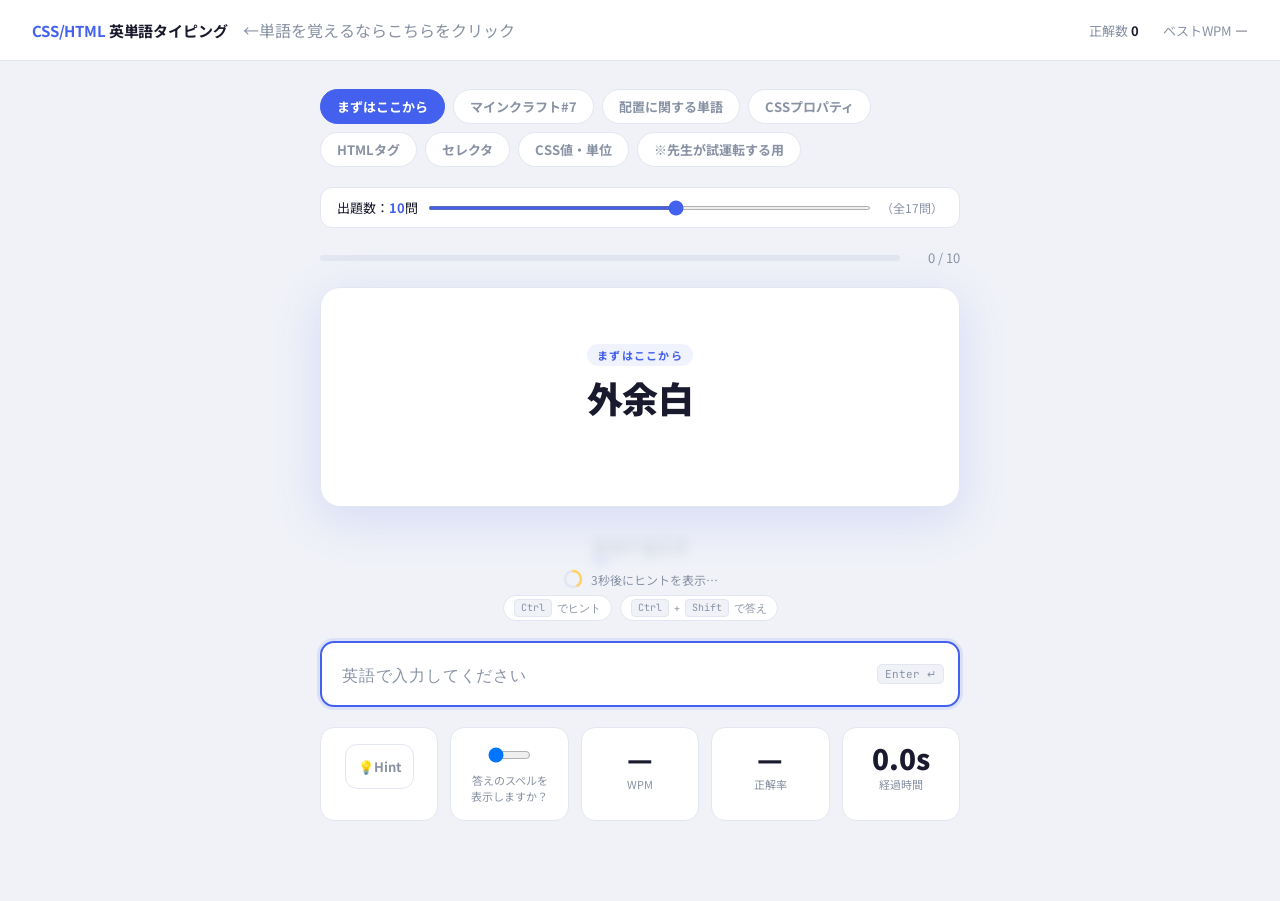
<file: index.html>
<!DOCTYPE html>
<html lang="ja">
<head>
<meta charset="UTF-8">
<meta name="viewport" content="width=device-width, initial-scale=1.0">
<title>CSS/HTML 英単語タイピング</title>
<link href="https://fonts.googleapis.com/css2?family=Noto+Sans+JP:wght@400;700;900&family=JetBrains+Mono:wght@400;600&display=swap" rel="stylesheet">
<link rel="stylesheet" href="style.css">
</head>
<body>

<!-- Toast -->
<div class="toast" id="toast"></div>

<!-- Top bar -->
<div class="topbar">
  <a class="site-title" href="dictionary.html" style="text-decoration:none;cursor:pointer;">CSS/HTML <span>英単語タイピング</span></a>
  <div class = "explain">←単語を覚えるならこちらをクリック</div>
  <div class="topbar-stats">
    <div class="tstat">正解数 <strong id="totalCorrect">0</strong></div>
    <div class="tstat">ベストWPM <strong id="bestWpm">—</strong></div>
  </div>
</div>

<!-- Category pills -->
<main>
  <div class="cat-row" id="catRow">
    <button class="cat-pill active" data-cat="easy">まずはここから</button>
    <button class="cat-pill" data-cat="mc7">マインクラフト#7</button>
    <button class="cat-pill" data-cat="position">配置に関する単語</button>
    <button class="cat-pill" data-cat="css-prop">CSSプロパティ</button>
    <button class="cat-pill" data-cat="html">HTMLタグ</button>
    <button class="cat-pill" data-cat="selector">セレクタ</button>
    <button class="cat-pill" data-cat="css-val">CSS値・単位</button>
    <button class="cat-pill" data-cat="test">※先生が試運転する用</button>
  </div>

  <!-- 単語数スライダー -->
  <div class="count-row" id="countRow">
    <span class="count-label">出題数：<strong id="countVal">10</strong>問</span>
    <input type="range" id="countSlider" min="1" max="10" value="10" step="1">
    <span class="count-hint" id="countHint">（全<span id="totalWords">10</span>問）</span>
  </div>

  <!-- Mode selector は削除 -->
  <div class="progress-row">
    <div class="progress-track"><div class="progress-fill" id="progFill"></div></div>
    <div class="progress-label" id="progLabel">0 / 0</div>
  </div>

  <!-- Card -->
  <div class="card-stage" id="cardStage">
    <div class="card fly-in" id="card">
      <div class="card-category" id="cardCat">—</div>
      <div class="card-hint" id="cardHint">読み込み中…</div>
      <div class="card-sub" id="cardSub"></div>
    </div>
  </div>

  <!-- Char display -->
  <div class="char-display-wrap">
    <div class="char-display" id="charDisplay"></div>
    <!-- auto hint countdown -->
    <div class="auto-hint-wrap" id="autoHintWrap">
      <div class="countdown-ring" id="countdownRing">
        <svg width="20" height="20" viewBox="0 0 20 20">
          <circle class="track" cx="10" cy="10" r="8"/>
          <circle class="fill"  cx="10" cy="10" r="8" id="countdownArc"/>
        </svg>
      </div>
      <span id="autoHintLabel">3秒後にヒントを表示…</span>
    </div>
    <div style="display:flex;gap:8px;flex-wrap:wrap;justify-content:center;">
      <div class="reveal-badge" id="hintBadge">
        <span class="key">Ctrl</span> でヒント
      </div>
      <div class="reveal-badge" id="revealBadge">
        <span class="key">Ctrl</span><span style="color:var(--muted);font-size:10px">+</span><span class="key">Shift</span> で答え
      </div>
    </div>
  </div>

  <!-- Input -->
  <div class="input-block">
    <div class="input-wrap">
      <input type="text" id="answer" autocomplete="off" autocorrect="off"
             autocapitalize="off" spellcheck="false"
             placeholder="英語で入力してください">
      <span class="enter-hint">Enter ↵</span>
    </div>
  </div>

  <!-- Stats -->
  <div class="stats-row">
    <div class="stat-card"><span class="val" ><button class="action-btn" id="hintBtn">💡Hint</button></div>
    <div class="stat-card">
      <input type="range" min="0" max="1" step="1" value="0" id="showSpell">
      <label class="lbl">答えのスペルを表示しますか？</label>
    </div>
    <div class="stat-card"><span class="val" id="sWpm">—</span><span class="lbl">WPM</span></div>
    <div class="stat-card"><span class="val" id="sAcc">—</span><span class="lbl">正解率</span></div>
    <div class="stat-card"><span class="val" id="sTime">0.0s</span><span class="lbl">経過時間</span></div>
  </div>

  <!-- Actions -->
  <!-- <div class="action-row">
    <button class="action-btn" id="hintBtn">💡 ヒント <small style="font-size:10px;opacity:.7">Shift</small></button>
    <button class="action-btn" id="skipBtn">スキップ ⏭</button>
    <button class="action-btn primary" id="nextSetBtn">次のセット →</button>
  </div> -->

  <!-- Complete -->
  <div class="complete" id="complete">
    <div class="complete-emoji" id="compEmoji">🎉</div>
    <div class="complete-title" id="compTitle">セット完了！</div>
    <div class="complete-sub" id="compSub"></div>
    <div class="complete-stats">
      <div class="cs"><span class="v" id="compWpm">—</span><span class="l">平均 WPM</span></div>
      <div class="cs"><span class="v" id="compAcc">—</span><span class="l">正解率</span></div>
      <div class="cs"><span class="v" id="compTime">—</span><span class="l">合計時間</span></div>
    </div>
    <div class="rank" id="compRank"></div>
    <button class="action-btn primary" id="restartBtn" style="max-width:200px">もう一度 ↺</button>
  </div>

  <!-- 間違い解説パネル -->
  <div class="review-panel" id="reviewPanel"></div>

</main>
<script type="module" src="js/main.js"></script>
<script>
  const showSpell = document.getElementById("showSpell");
  const label = document.querySelector(".stat-card .lbl");

  showSpell.addEventListener("input", () => {
    if (showSpell.value === "1") {
      label.textContent = "スペル表示中";
      label.classList.add("active");
    } else {
      label.textContent = "答えのスペルを表示しますか？";
      label.classList.remove("active");
    }
  });
</script>
</body>
</html>
</file>
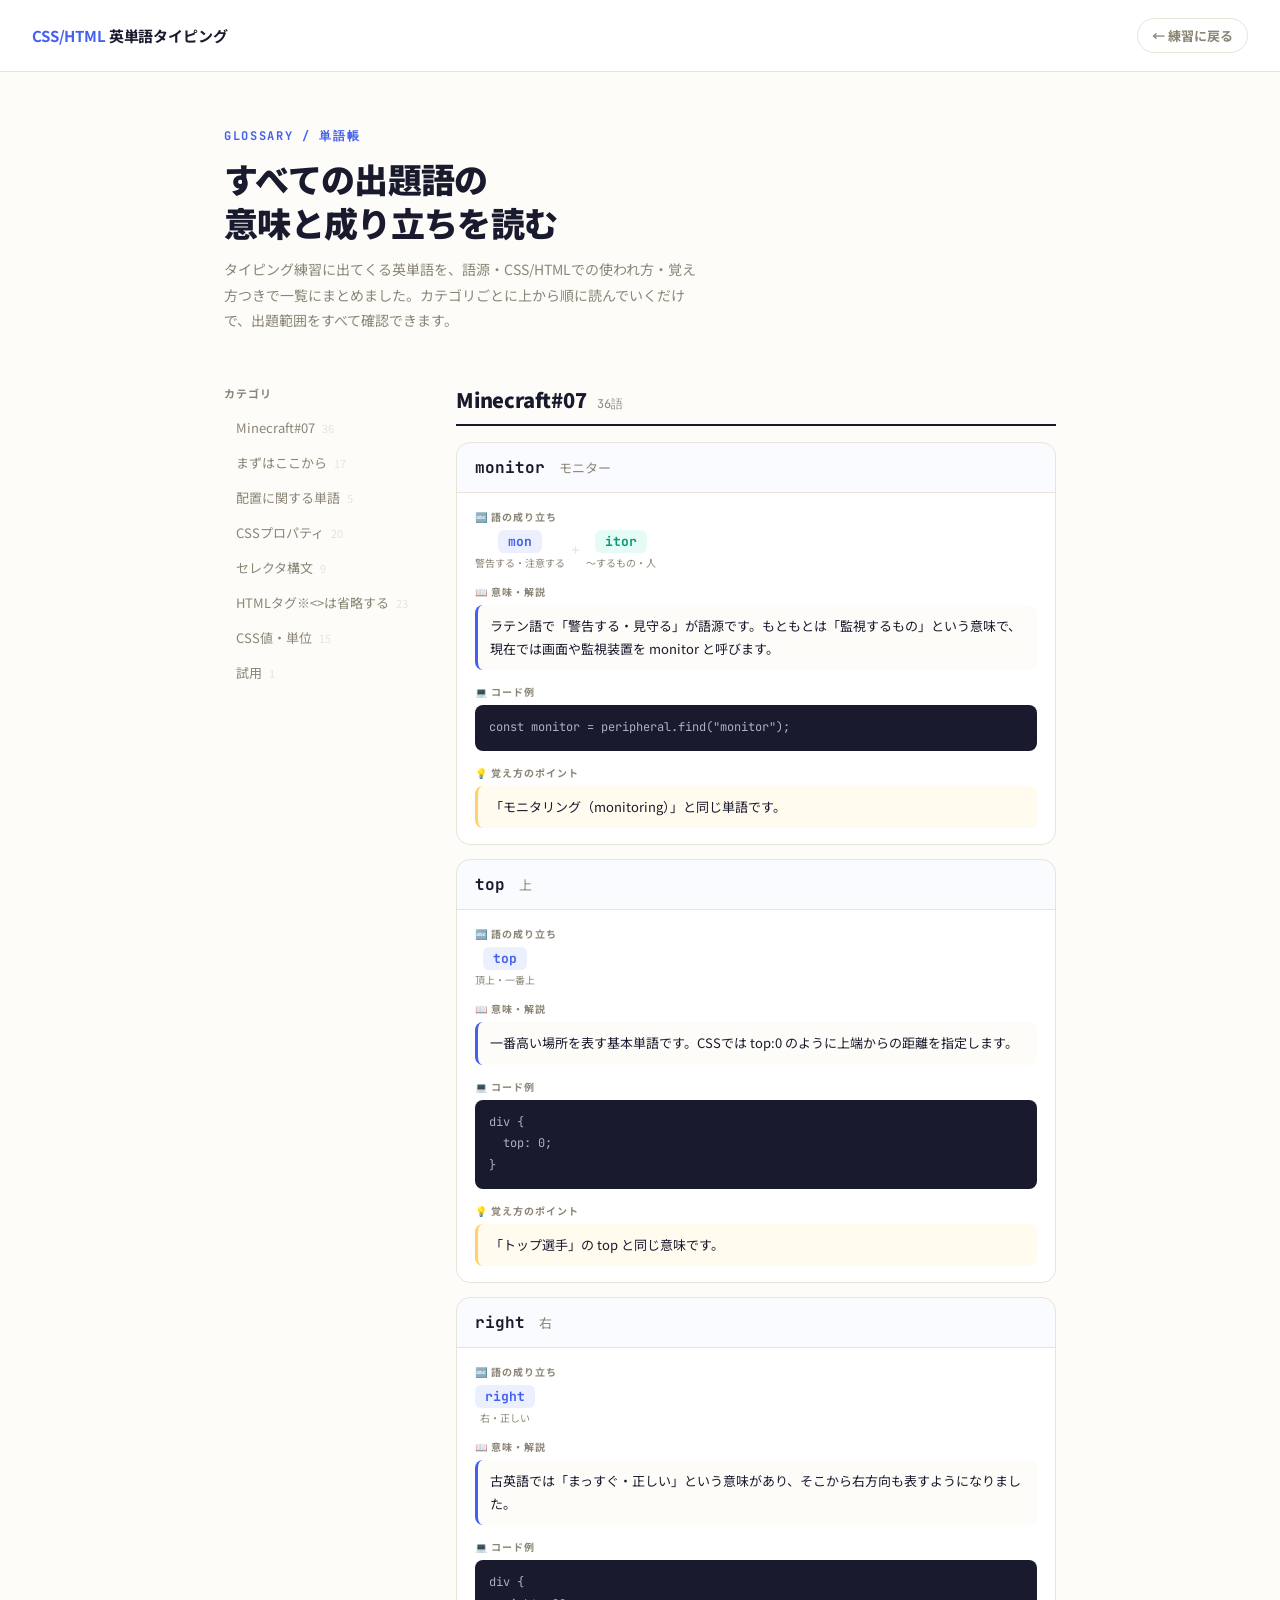
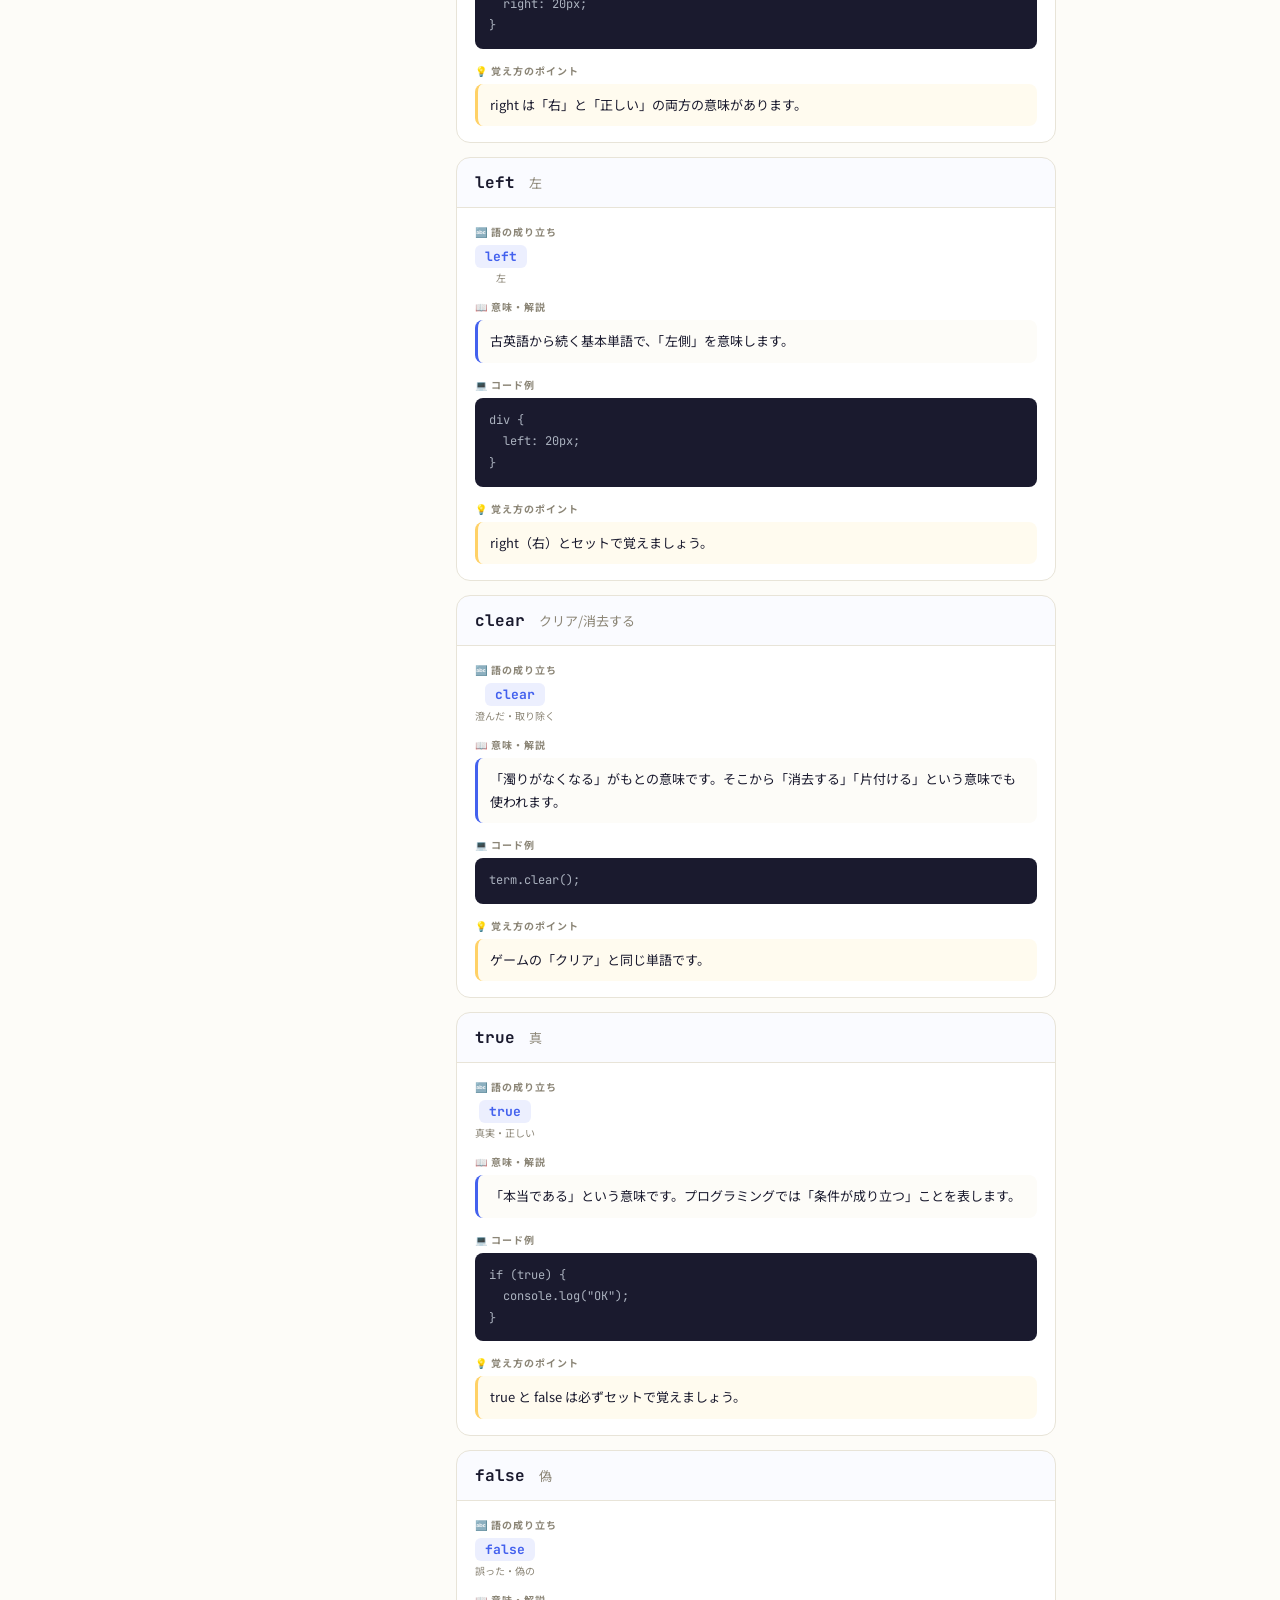
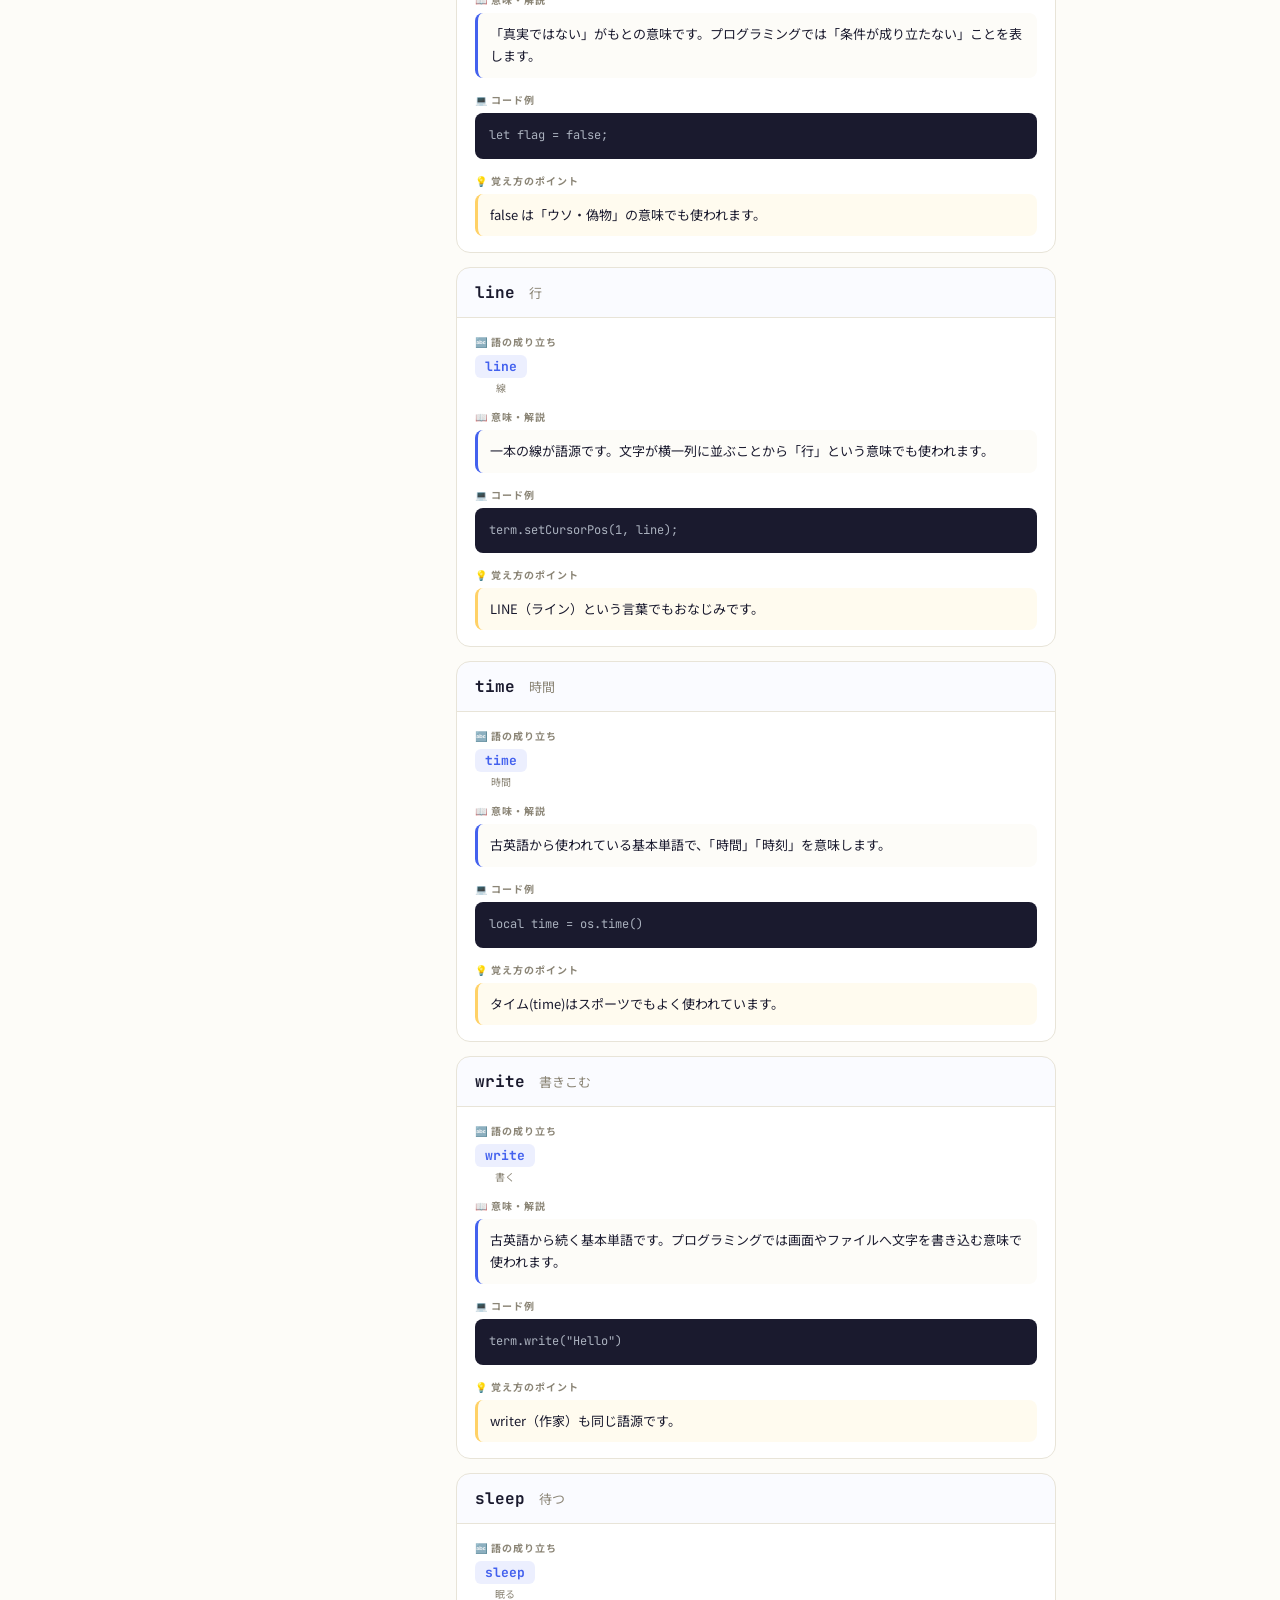
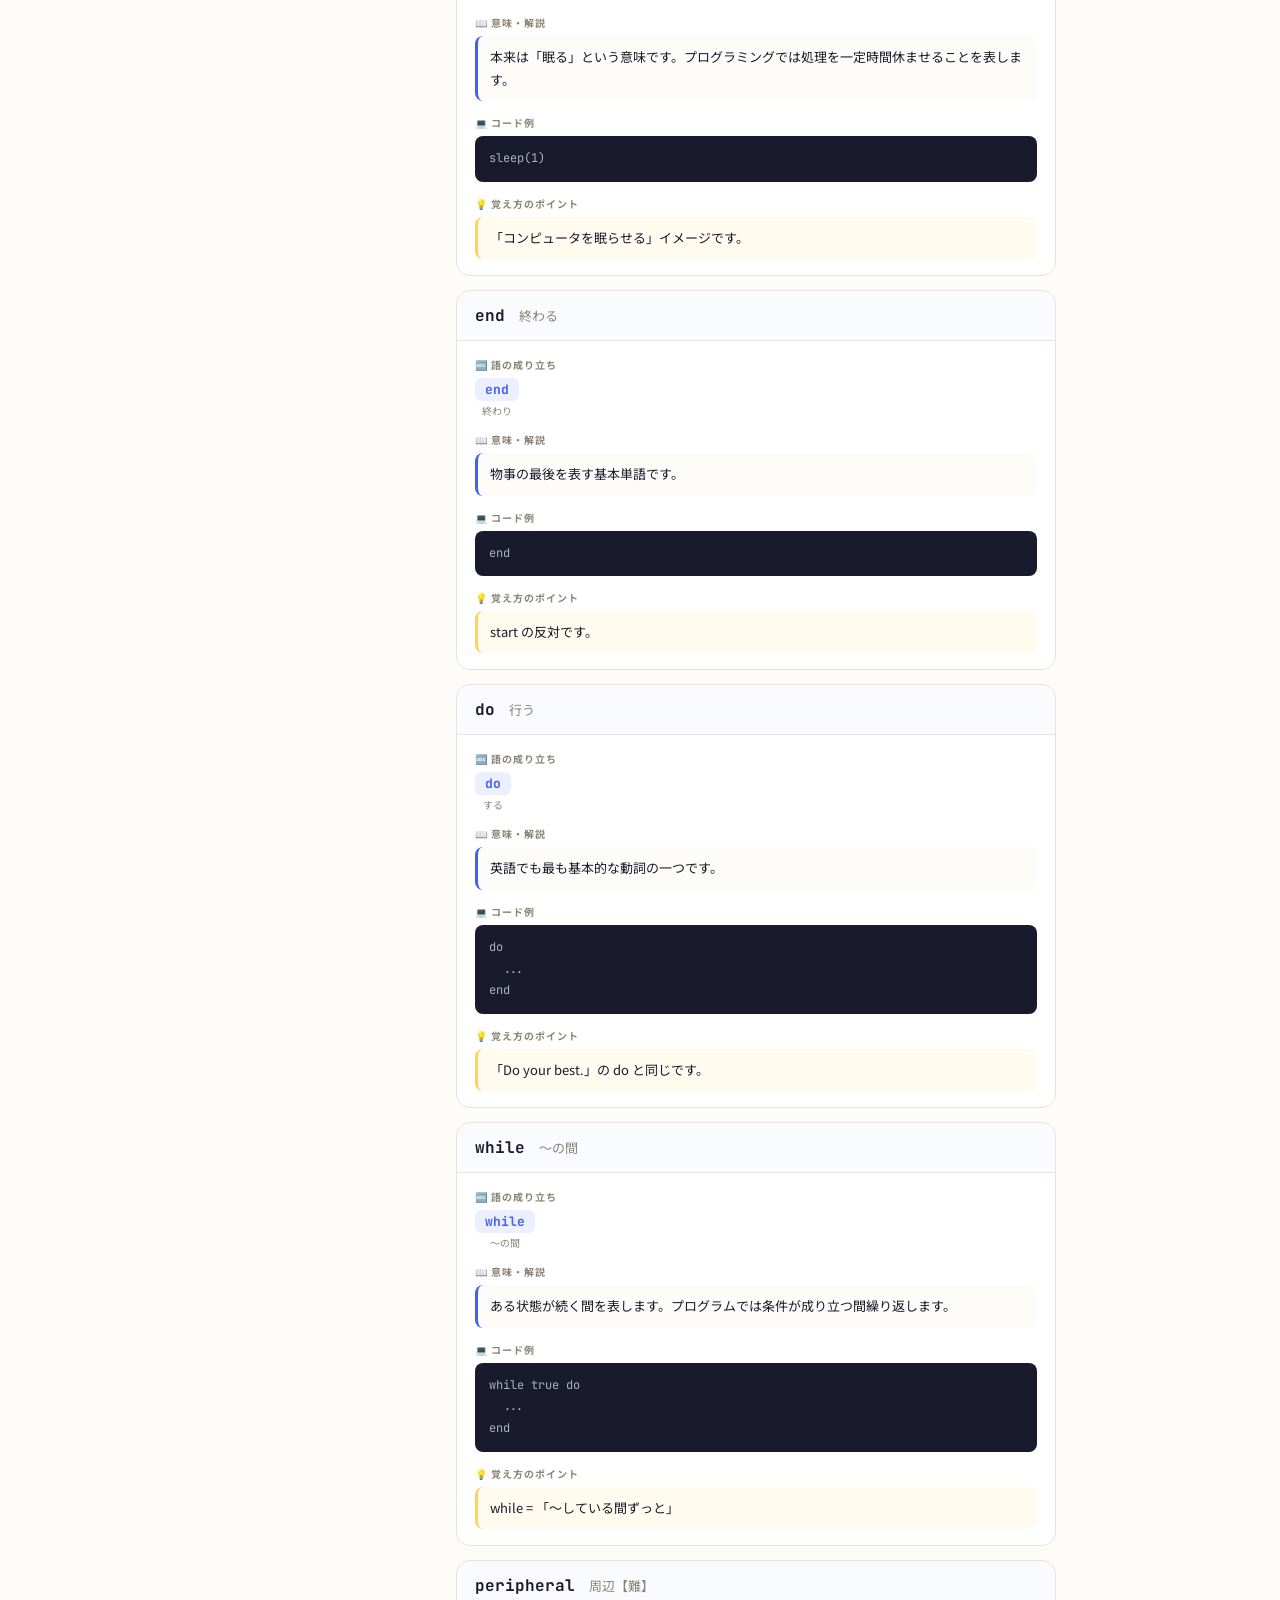
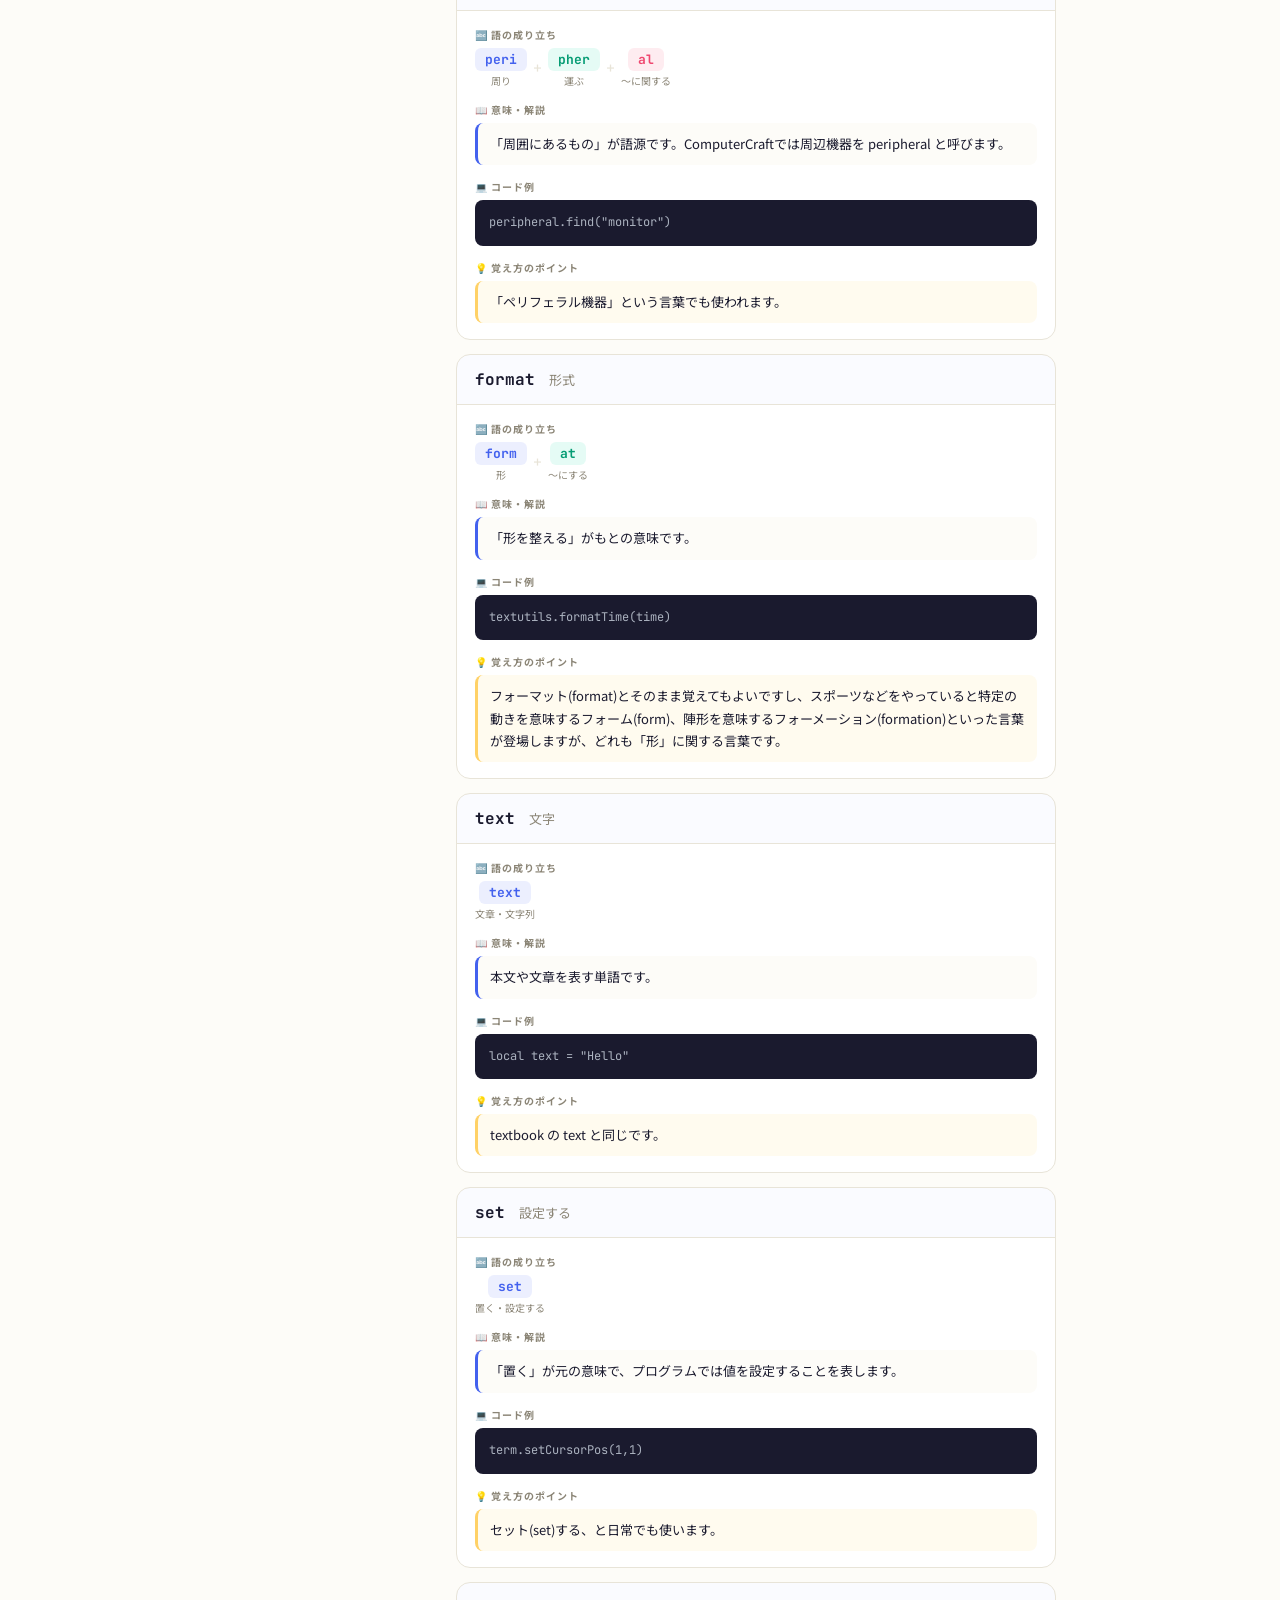
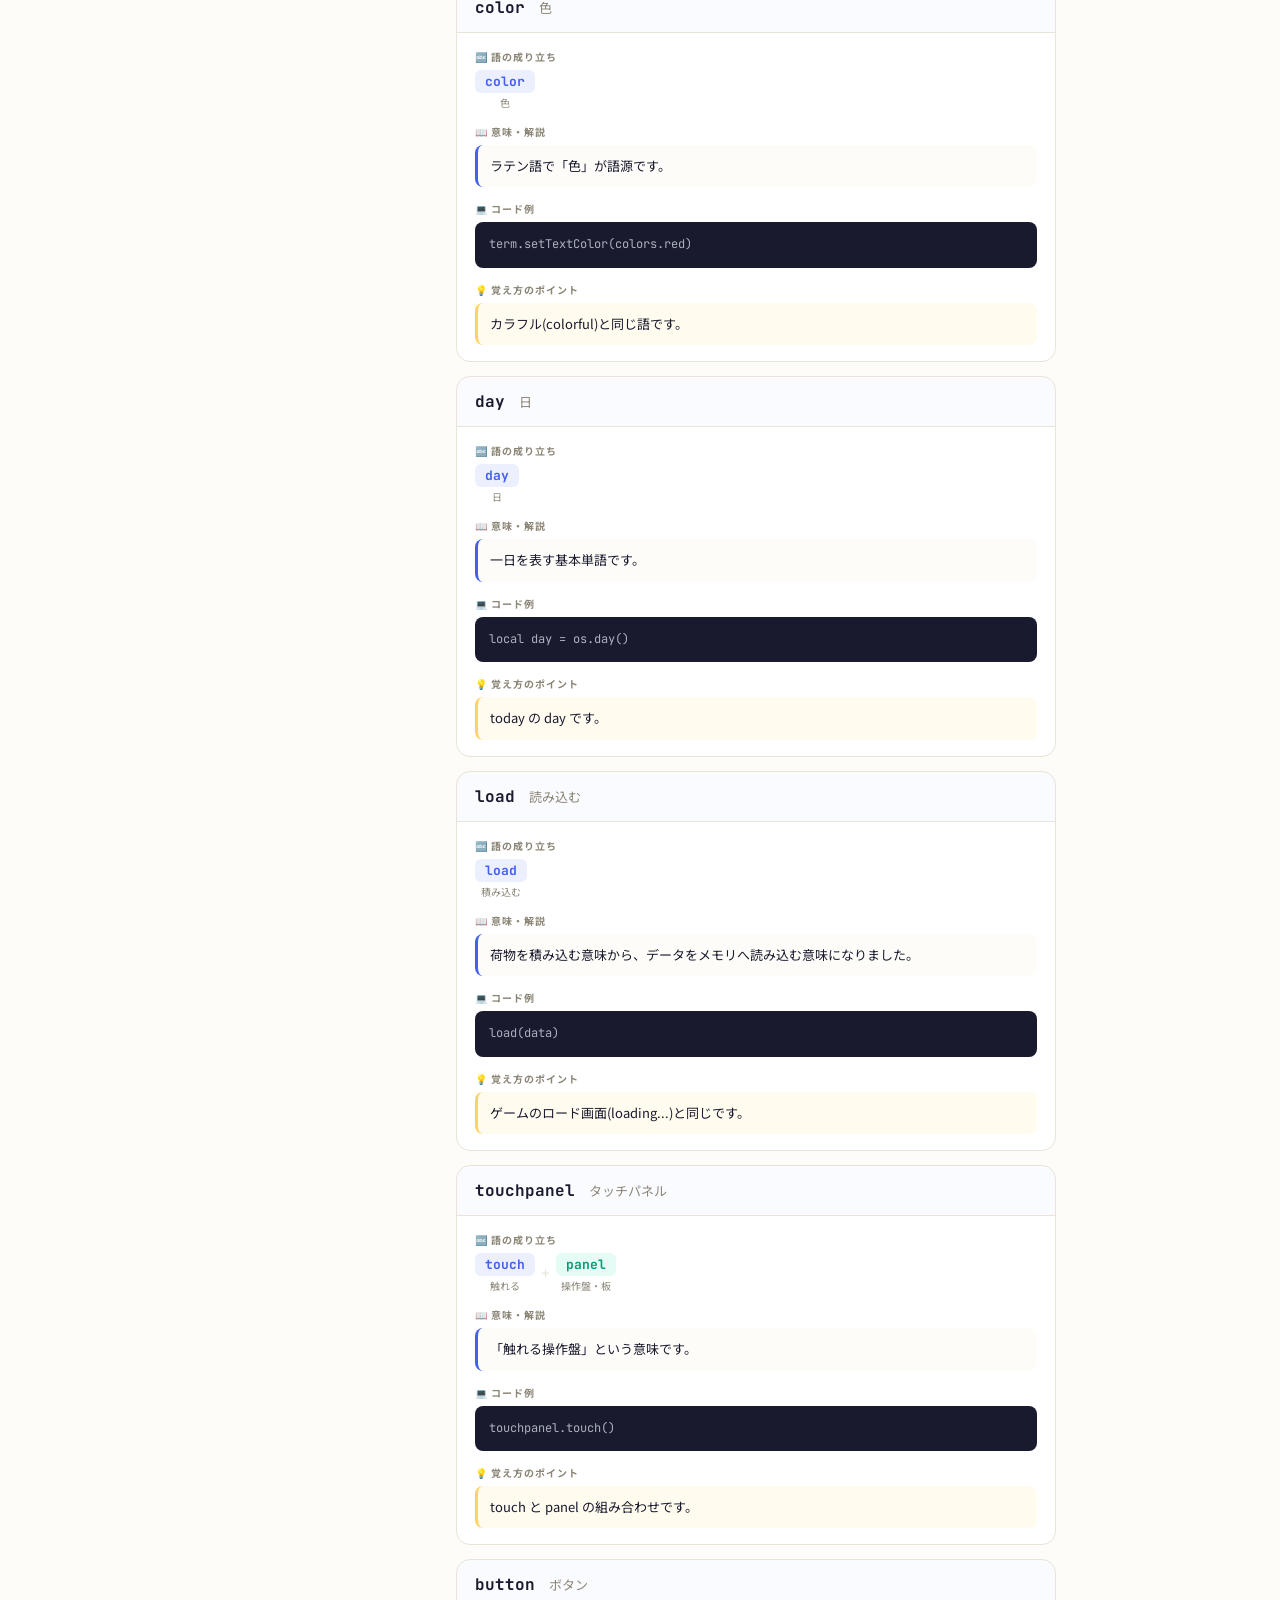
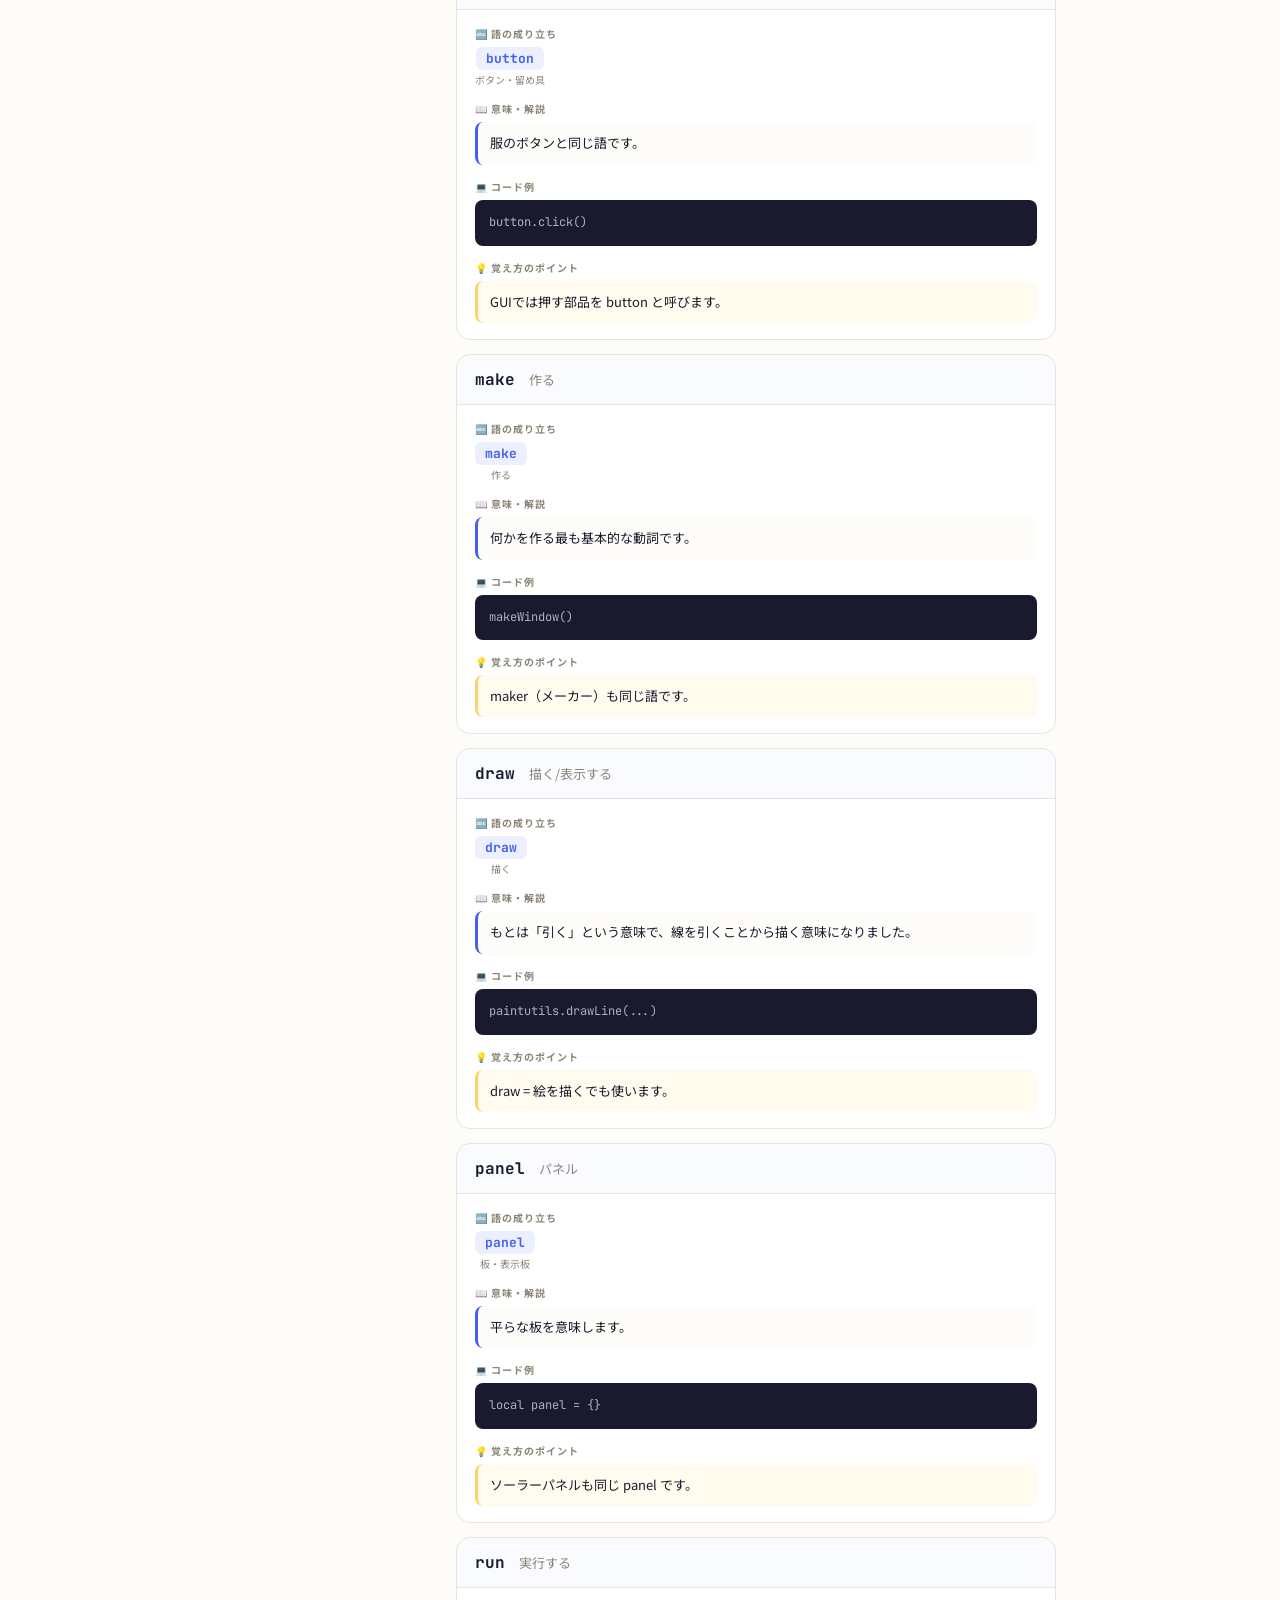
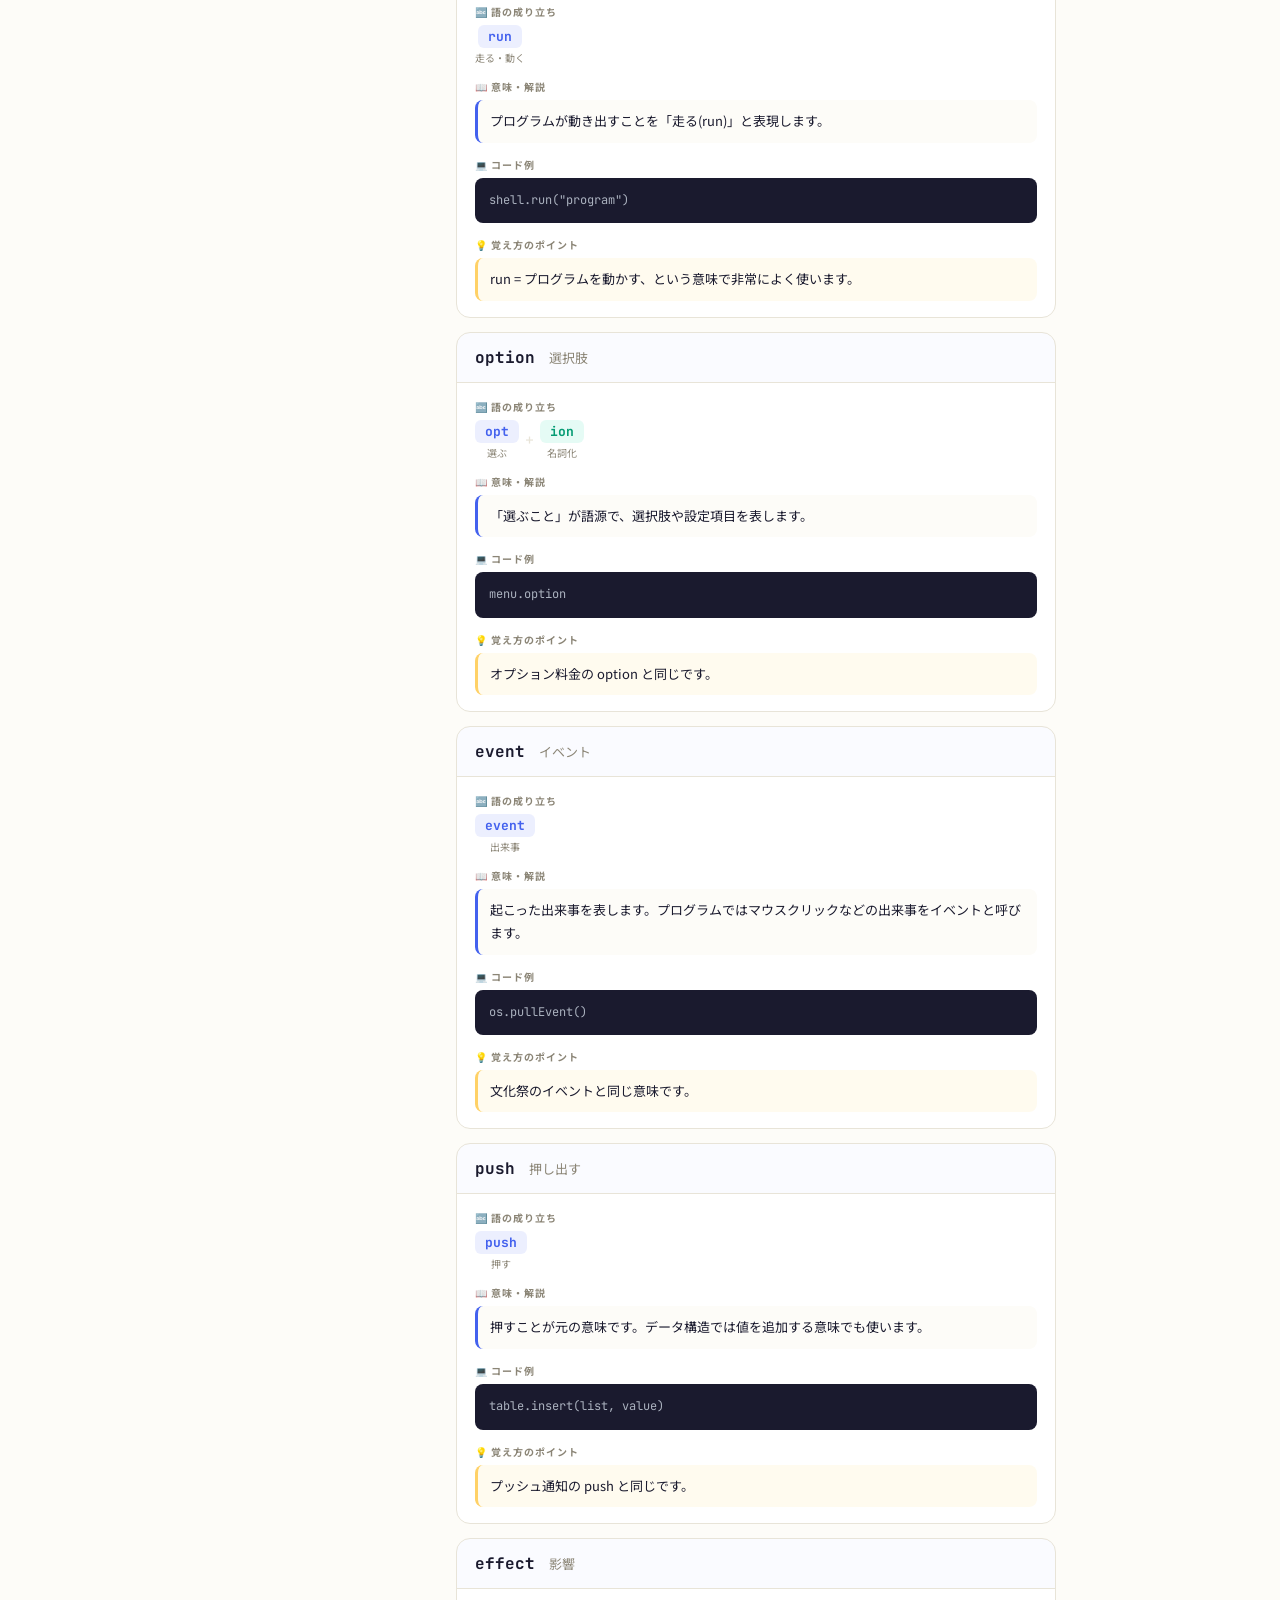
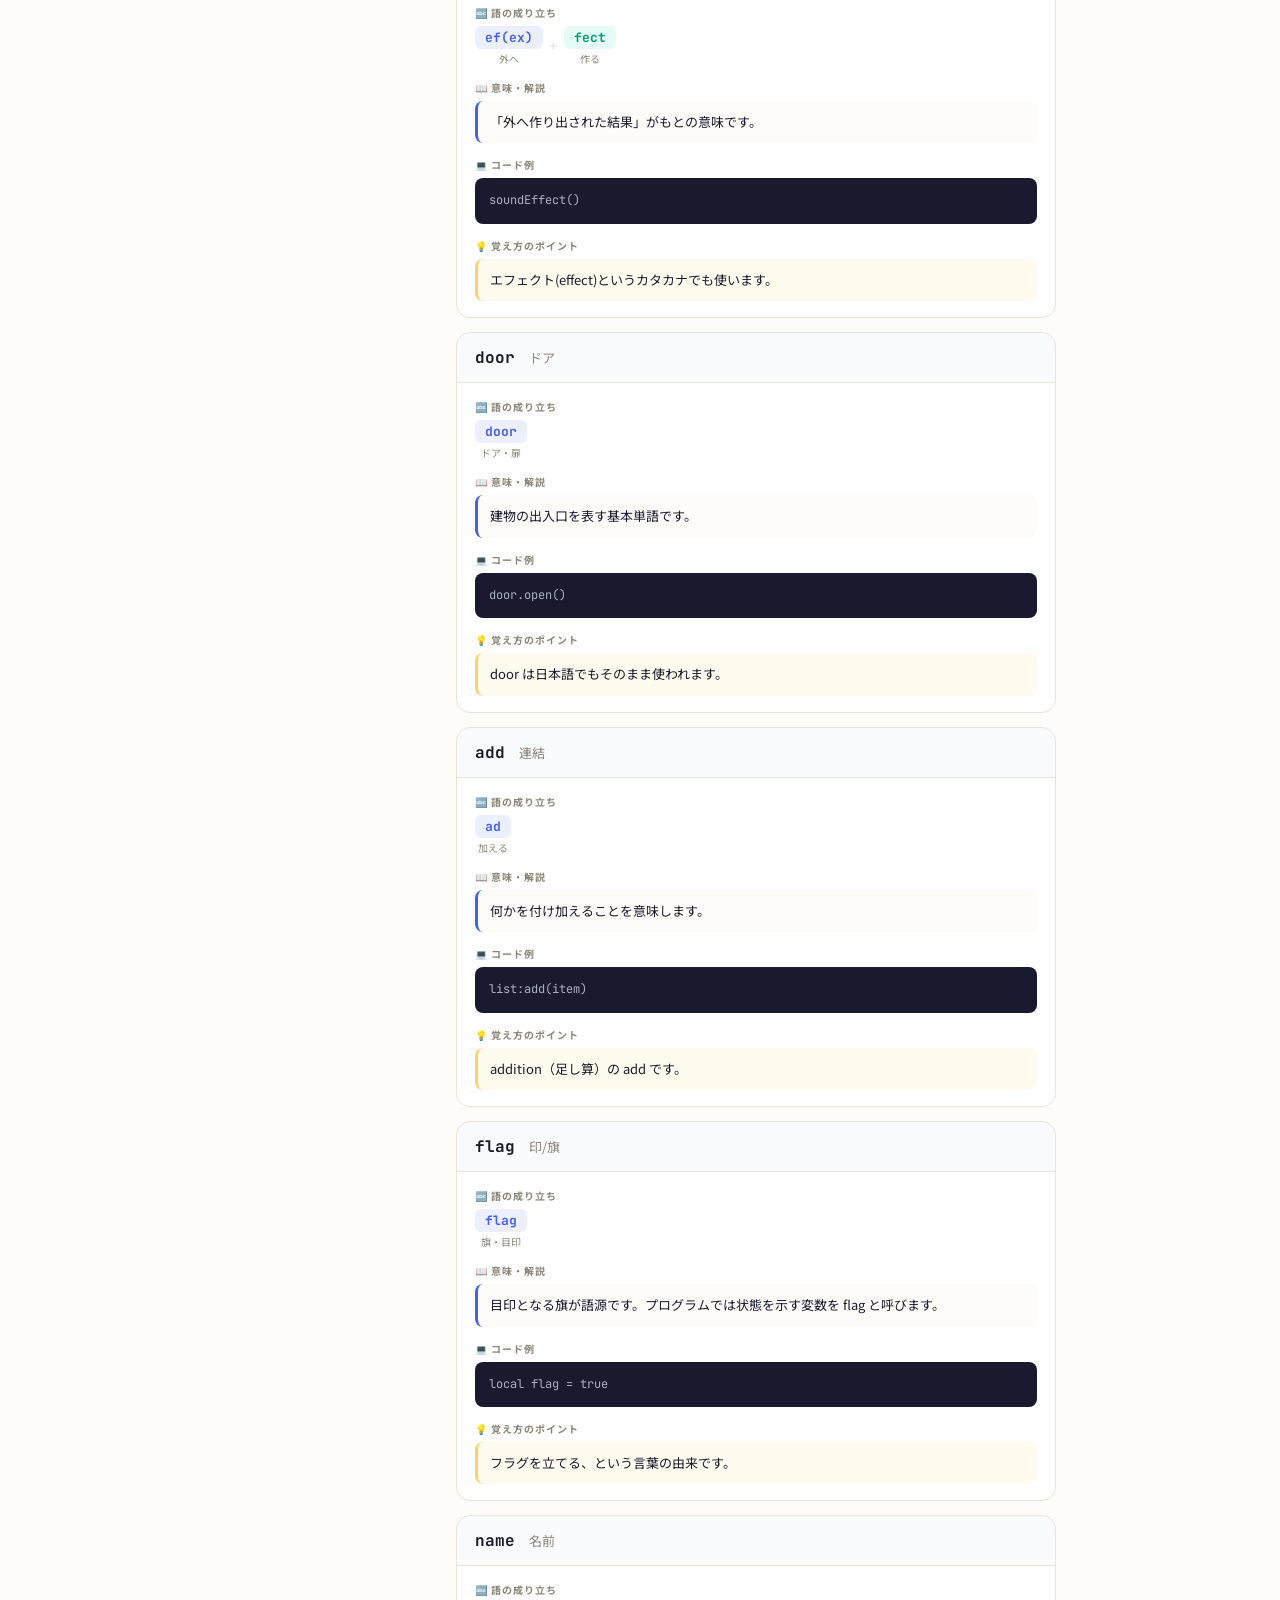
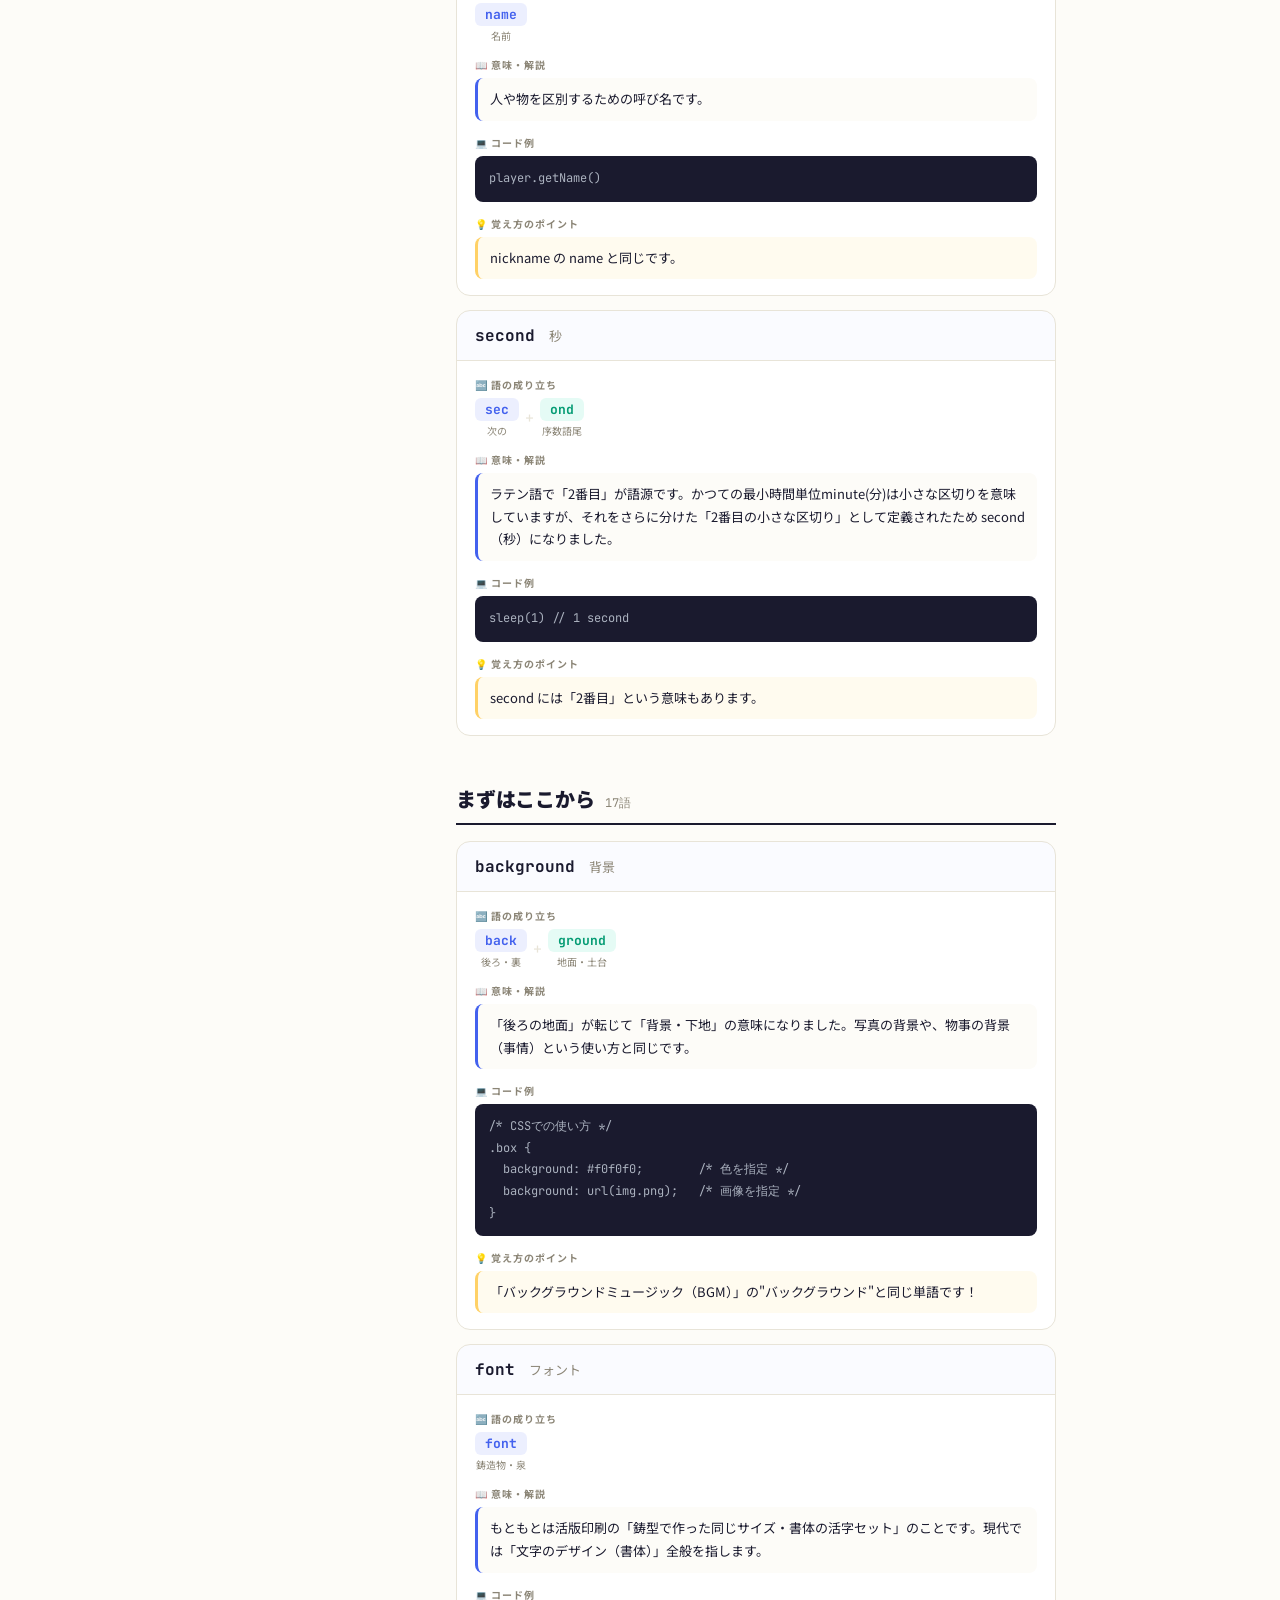
<file: dictionary.html>
<!DOCTYPE html>
<html lang="ja">
<head>
<meta charset="UTF-8">
<meta name="viewport" content="width=device-width, initial-scale=1.0">
<title>単語帳 — CSS/HTML 英単語タイピング</title>
<link href="https://fonts.googleapis.com/css2?family=Noto+Sans+JP:wght@400;500;700;900&family=JetBrains+Mono:wght@400;600;700&display=swap" rel="stylesheet">
<style>
*, *::before, *::after { box-sizing: border-box; margin: 0; padding: 0; }

:root {
  --bg:       #FDFCF8;
  --paper:    #FFFFFF;
  --border:   #E8E4D8;
  --text:     #1A1A2E;
  --muted:    #8B8576;
  --blue:     #4361EE;
  --green:    #06D6A0;
  --red:      #EF476F;
  --yellow:   #FFD166;
  --purple:   #8B5CF6;
}

body {
  background: var(--bg);
  color: var(--text);
  font-family: 'Noto Sans JP', sans-serif;
  min-height: 100vh;
}

/* ── Top bar ── */
.topbar {
  width: 100%;
  padding: 18px 32px;
  display: flex;
  align-items: center;
  gap: 16px;
  background: var(--paper);
  border-bottom: 1px solid var(--border);
  position: sticky;
  top: 0;
  z-index: 20;
}
.site-title {
  font-size: 15px;
  font-weight: 700;
  letter-spacing: -0.01em;
  color: var(--blue);
  text-decoration: none;
}
.site-title span { color: var(--text); }
.back-link {
  margin-left: auto;
  font-size: 13px;
  font-weight: 700;
  color: var(--muted);
  text-decoration: none;
  display: flex;
  align-items: center;
  gap: 6px;
  padding: 7px 14px;
  border-radius: 99px;
  border: 1.5px solid var(--border);
  transition: all 0.15s;
}
.back-link:hover { border-color: var(--blue); color: var(--blue); }

/* ── Hero ── */
.hero {
  max-width: 880px;
  margin: 0 auto;
  padding: 56px 24px 28px;
}
.hero-eyebrow {
  font-family: 'JetBrains Mono', monospace;
  font-size: 12px;
  font-weight: 700;
  color: var(--blue);
  text-transform: uppercase;
  letter-spacing: 0.14em;
  margin-bottom: 12px;
}
.hero h1 {
  font-size: 34px;
  font-weight: 900;
  letter-spacing: -0.02em;
  line-height: 1.3;
  margin-bottom: 12px;
}
.hero p {
  font-size: 14px;
  color: var(--muted);
  line-height: 1.8;
  max-width: 60ch;
}

/* ── Layout: TOC + content ── */
.layout {
  max-width: 880px;
  margin: 0 auto;
  padding: 24px 24px 80px;
  display: grid;
  grid-template-columns: 200px 1fr;
  gap: 32px;
  align-items: start;
}
@media (max-width: 720px) {
  .layout { grid-template-columns: 1fr; }
  .toc { display: none; }
}

.toc {
  position: sticky;
  top: 90px;
  display: flex;
  flex-direction: column;
  gap: 2px;
}
.toc-title {
  font-size: 11px;
  font-weight: 700;
  color: var(--muted);
  text-transform: uppercase;
  letter-spacing: 0.1em;
  margin-bottom: 8px;
}
.toc-link {
  font-size: 13px;
  color: var(--muted);
  text-decoration: none;
  padding: 7px 10px;
  border-radius: 7px;
  border-left: 2px solid transparent;
  transition: all 0.15s;
}
.toc-link:hover { color: var(--blue); background: rgba(67,97,238,0.05); }
.toc-link .count { font-size: 11px; color: var(--border); margin-left: 4px; }

/* ── Content ── */
.content { min-width: 0; }

.cat-section { margin-bottom: 48px; scroll-margin-top: 90px; }
.cat-section-head {
  display: flex;
  align-items: baseline;
  gap: 10px;
  margin-bottom: 16px;
  padding-bottom: 10px;
  border-bottom: 2px solid var(--text);
}
.cat-section-head h2 {
  font-size: 20px;
  font-weight: 900;
  letter-spacing: -0.01em;
}
.cat-section-head .cat-count {
  font-family: 'JetBrains Mono', monospace;
  font-size: 12px;
  color: var(--muted);
}

/* ── Word entry (dictionary style, always expanded) ── */
.entry {
  border: 1.5px solid var(--border);
  border-radius: 14px;
  background: var(--paper);
  margin-bottom: 14px;
  overflow: hidden;
}

.entry-head {
  display: flex;
  align-items: center;
  gap: 14px;
  padding: 14px 18px;
  border-bottom: 1px solid var(--border);
  background: rgba(67,97,238,0.025);
}
.entry-word {
  font-family: 'JetBrains Mono', monospace;
  font-size: 16px;
  font-weight: 700;
  color: var(--text);
  white-space: nowrap;
}
.entry-ja {
  font-size: 13px;
  color: var(--muted);
  flex: 1;
}

/* ── Detail (always visible) ── */
.entry-detail {
  padding: 16px 18px;
}

.detail-block { margin-bottom: 14px; }
.detail-block:last-child { margin-bottom: 0; }
.detail-label {
  font-size: 10px;
  font-weight: 700;
  text-transform: uppercase;
  letter-spacing: 0.1em;
  color: var(--muted);
  margin-bottom: 6px;
  display: flex;
  align-items: center;
  gap: 5px;
}

.morphemes { display: flex; flex-wrap: wrap; gap: 6px; align-items: center; }
.morph { display: inline-flex; flex-direction: column; align-items: center; gap: 2px; }
.morph-text {
  font-family: 'JetBrains Mono', monospace;
  font-size: 13px;
  font-weight: 700;
  padding: 3px 10px;
  border-radius: 6px;
}
.morph-meaning { font-size: 10px; color: var(--muted); }
.morph-sep { font-family: 'JetBrains Mono', monospace; font-size: 15px; color: var(--border); }
.m-blue   .morph-text { background: rgba(67,97,238,0.1);  color: var(--blue); }
.m-green  .morph-text { background: rgba(6,214,160,0.1);  color: #059c74; }
.m-red    .morph-text { background: rgba(239,71,111,0.1); color: var(--red); }
.m-yellow .morph-text { background: rgba(255,209,102,0.22); color: #9a7200; }
.m-purple .morph-text { background: rgba(139,92,246,0.1); color: var(--purple); }

.etymology {
  font-size: 13px;
  line-height: 1.75;
  color: var(--text);
  padding: 10px 12px;
  background: var(--bg);
  border-radius: 8px;
  border-left: 3px solid var(--blue);
}
.code-block {
  background: #1A1A2E;
  border-radius: 8px;
  padding: 12px 14px;
  font-family: 'JetBrains Mono', monospace;
  font-size: 12px;
  line-height: 1.8;
  overflow-x: auto;
  color: #abb2bf;
  white-space: pre;
}
.memo {
  font-size: 13px;
  line-height: 1.7;
  color: var(--text);
  padding: 10px 12px;
  background: rgba(255,209,102,0.1);
  border-radius: 8px;
  border-left: 3px solid var(--yellow);
}
.hint-only {
  font-size: 13px;
  color: var(--muted);
  line-height: 1.7;
}

/* ── Footer ── */
footer {
  text-align: center;
  padding: 32px 24px 48px;
  font-size: 12px;
  color: var(--border);
}
</style>
</head>
<body>

<!-- Top bar -->
<div class="topbar">
  <a class="site-title" href="index.html">CSS/HTML <span>英単語タイピング</span></a>
  <a class="back-link" href="index.html">← 練習に戻る</a>
</div>

<!-- Hero -->
<div class="hero">
  <div class="hero-eyebrow">Glossary / 単語帳</div>
  <h1>すべての出題語の<br>意味と成り立ちを読む</h1>
  <p>タイピング練習に出てくる英単語を、語源・CSS/HTMLでの使われ方・覚え方つきで一覧にまとめました。カテゴリごとに上から順に読んでいくだけで、出題範囲をすべて確認できます。</p>
</div>

<!-- Layout -->
<div class="layout">
  <nav class="toc" id="toc">
    <div class="toc-title">カテゴリ</div>
    <!-- generated -->
  </nav>

  <div class="content" id="content">
    <!-- generated -->
  </div>
</div>

<footer>CSS/HTML 英単語タイピング — 単語帳</footer>

<script type="module">
import { BANKS } from './js/bank.js';

const toc     = document.getElementById('toc');
const content = document.getElementById('content');

const COLORS = ['m-blue','m-green','m-red','m-yellow','m-purple'];

function slug(catKey) { return 'cat-' + catKey; }

// ── TOC 生成 ──────────────────────────────────────────────────────────────
Object.entries(BANKS).forEach(([key, bank]) => {
  const a = document.createElement('a');
  a.className = 'toc-link';
  a.href = '#' + slug(key);
  a.innerHTML = `${bank.label} <span class="count">${bank.items.length}</span>`;
  toc.appendChild(a);
});

// ── 本文生成（すべて常時展開）────────────────────────────────────────────
Object.entries(BANKS).forEach(([key, bank]) => {
  const section = document.createElement('section');
  section.className = 'cat-section';
  section.id = slug(key);

  section.innerHTML = `
    <div class="cat-section-head">
      <h2>${bank.label}</h2>
      <span class="cat-count">${bank.items.length}語</span>
    </div>
  `;

  bank.items.forEach(item => {
    const entry = document.createElement('div');
    entry.className = 'entry';

    const head = document.createElement('div');
    head.className = 'entry-head';
    head.innerHTML = `
      <span class="entry-word">${escapeHtml(item.en)}</span>
      <span class="entry-ja">${escapeHtml(item.ja)}</span>
    `;
    entry.appendChild(head);

    const detail = document.createElement('div');
    detail.className = 'entry-detail';
    if (item.exp && typeof item.exp === 'object') {
      detail.innerHTML = buildDetailHtml(item.exp);
    } else if (item.hint) {
      detail.innerHTML = `<div class="hint-only">${escapeHtml(item.hint)}</div>`;
    } else {
      detail.innerHTML = `<div class="hint-only">（解説なし）</div>`;
    }
    entry.appendChild(detail);

    section.appendChild(entry);
  });

  content.appendChild(section);
});

function buildDetailHtml(exp) {
  let html = '';

  if (exp.morphemes && exp.morphemes.length) {
    let m = '<div class="morphemes">';
    exp.morphemes.forEach((mo, i) => {
      if (i > 0) m += '<span class="morph-sep">+</span>';
      const c = COLORS[i % COLORS.length];
      m += `<div class="morph ${c}">
        <div class="morph-text">${escapeHtml(mo.text)}</div>
        <div class="morph-meaning">${escapeHtml(mo.meaning)}</div>
      </div>`;
    });
    m += '</div>';
    html += `<div class="detail-block">
      <div class="detail-label">🔤 語の成り立ち</div>${m}
    </div>`;
  }

  if (exp.etymology) {
    html += `<div class="detail-block">
      <div class="detail-label">📖 意味・解説</div>
      <div class="etymology">${escapeHtml(exp.etymology)}</div>
    </div>`;
  }

  if (exp.code) {
    html += `<div class="detail-block">
      <div class="detail-label">💻 コード例</div>
      <div class="code-block">${escapeHtml(exp.code)}</div>
    </div>`;
  }

  if (exp.memo) {
    html += `<div class="detail-block">
      <div class="detail-label">💡 覚え方のポイント</div>
      <div class="memo">${escapeHtml(exp.memo)}</div>
    </div>`;
  }

  return html;
}

function escapeHtml(str) {
  return String(str)
    .replace(/&/g, '&amp;')
    .replace(/</g, '&lt;')
    .replace(/>/g, '&gt;');
}
</script>
</body>
</html>
</file>
<file: style.css>
*, *::before, *::after { box-sizing: border-box; margin: 0; padding: 0; }

:root {
  --bg:       #F0F2F8;
  --surface:  #FFFFFF;
  --border:   #E2E6F0;
  --text:     #1A1A2E;
  --muted:    #8892A4;
  --blue:     #4361EE;
  --green:    #06D6A0;
  --red:      #EF476F;
  --yellow:   #FFD166;
  --shadow:   0 4px 24px rgba(67,97,238,0.10);
  --shadow-lg:0 12px 48px rgba(67,97,238,0.16);
}

body {
  background: var(--bg);
  color: var(--text);
  font-family: 'Noto Sans JP', sans-serif;
  min-height: 100vh;
  display: flex;
  flex-direction: column;
  align-items: center;
}

/* ── Top bar ── */
.topbar {
  width: 100%;
  padding: 18px 32px;
  display: flex;
  align-items: center;
  gap: 16px;
  background: var(--surface);
  border-bottom: 1px solid var(--border);
}
.site-title {
  font-size: 15px;
  font-weight: 700;
  letter-spacing: -0.01em;
  color: var(--blue);
}
.explain {
  /* font-size: 15px;
  font-weight: 700;
  letter-spacing: -0.01em; */
  color: var(--muted);
}
.site-title span { color: var(--text); }

.topbar-stats {
  margin-left: auto;
  display: flex;
  gap: 24px;
}
.tstat { font-size: 13px; color: var(--muted); }
.tstat strong { color: var(--text); font-variant-numeric: tabular-nums; }

/* ── Category pills ── */
.cat-row {
  width: 100%;
  display: flex;
  gap: 8px;
  flex-wrap: wrap;
}
.cat-pill {
  padding: 7px 16px;
  border-radius: 99px;
  border: 1.5px solid var(--border);
  background: var(--surface);
  font-size: 13px;
  font-weight: 700;
  color: var(--muted);
  cursor: pointer;
  transition: all 0.15s;
  font-family: 'Noto Sans JP', sans-serif;
}
.cat-pill:hover { border-color: var(--blue); color: var(--blue); }
.cat-pill.active {
  background: var(--blue);
  border-color: var(--blue);
  color: #fff;
}

/* ── Main area ── */
main {
  width: 100%;
  max-width: 680px;
  padding: 28px 20px 60px;
  display: flex;
  flex-direction: column;
  align-items: center;
  gap: 20px;
}

/* ── Progress ── */
.progress-row {
  width: 100%;
  display: flex;
  align-items: center;
  gap: 12px;
}
.progress-track {
  flex: 1;
  height: 6px;
  background: var(--border);
  border-radius: 99px;
  overflow: hidden;
}
.progress-fill {
  height: 100%;
  border-radius: 99px;
  background: linear-gradient(90deg, var(--blue), #7B8FFF);
  transition: width 0.4s cubic-bezier(.4,0,.2,1);
  width: 0%;
}
.progress-label { font-size: 13px; color: var(--muted); min-width: 48px; text-align: right; font-variant-numeric: tabular-nums; }

/* ── Card stage ── */
.card-stage {
  width: 100%;
  perspective: 1000px;
  position: relative;
  height: 220px;
}

.card {
  width: 100%;
  height: 220px;
  background: var(--surface);
  border-radius: 20px;
  box-shadow: var(--shadow-lg);
  display: flex;
  flex-direction: column;
  align-items: center;
  justify-content: center;
  gap: 10px;
  padding: 32px;
  position: absolute;
  top: 0; left: 0;
  transition: transform 0.45s cubic-bezier(.4,0,.2,1), opacity 0.35s;
  will-change: transform, opacity;
  border: 1.5px solid var(--border);
}
.card.fly-out-right {
  transform: translateX(110%) rotate(8deg);
  opacity: 0;
}
.card.fly-out-wrong {
  transform: translateX(-60%) rotate(-6deg);
  opacity: 0;
}
.card.fly-in {
  animation: flyIn 0.4s cubic-bezier(.4,0,.2,1) both;
}
@keyframes flyIn {
  from { transform: translateY(40px) scale(0.96); opacity: 0; }
  to   { transform: none; opacity: 1; }
}

.card-category {
  font-size: 11px;
  font-weight: 700;
  text-transform: uppercase;
  letter-spacing: 0.12em;
  color: var(--blue);
  background: rgba(67,97,238,0.08);
  padding: 3px 10px;
  border-radius: 99px;
}
.card-hint {
  font-size: 36px;
  font-weight: 900;
  letter-spacing: -0.02em;
  color: var(--text);
  text-align: center;
  line-height: 1.2;
}
.card-hint.small { font-size: 22px; }
.card-sub {
  font-size: 13px;
  color: var(--muted);
  text-align: center;
  min-height: 20px;
  filter: blur(5px);
  opacity: 0.3;
  transition: filter 0.15s, opacity 0.15s;
  user-select: none;
}
.card-sub.revealed {
  filter: none;
  opacity: 1;
}
.card-sub:empty {
  filter: none;
  opacity: 0;
}

/* shake on wrong */
@keyframes shake {
  0%,100%{transform:translateX(0)}
  20%{transform:translateX(-8px)}
  40%{transform:translateX(8px)}
  60%{transform:translateX(-6px)}
  80%{transform:translateX(6px)}
}
.card.shake { animation: shake 0.4s ease; }

/* glow on correct */
.card.correct-glow {
  border-color: var(--green);
  box-shadow: 0 0 0 3px rgba(6,214,160,0.25), var(--shadow-lg);
}

/* ── Input block ── */
.input-block {
  width: 100%;
  display: flex;
  flex-direction: column;
  gap: 10px;
}

.input-wrap {
  position: relative;
  width: 100%;
}
#answer {
  width: 100%;
  padding: 18px 52px 18px 20px;
  border: 2px solid var(--border);
  border-radius: 14px;
  background: var(--surface);
  font-family: 'JetBrains Mono', monospace;
  font-size: 20px;
  font-weight: 600;
  color: var(--text);
  outline: none;
  transition: border-color 0.15s, box-shadow 0.15s;
  caret-color: var(--blue);
  letter-spacing: 0.04em;
}
#answer::placeholder { color: var(--muted); font-weight: 400; font-size: 16px; }
#answer:focus { border-color: var(--blue); box-shadow: 0 0 0 3px rgba(67,97,238,0.12); }
#answer.state-wrong { border-color: var(--red); box-shadow: 0 0 0 3px rgba(239,71,111,0.12); }
#answer.state-right { border-color: var(--green); box-shadow: 0 0 0 3px rgba(6,214,160,0.18); }

.enter-hint {
  position: absolute;
  right: 16px;
  top: 50%;
  transform: translateY(-50%);
  font-size: 11px;
  color: var(--muted);
  background: var(--bg);
  border: 1px solid var(--border);
  border-radius: 5px;
  padding: 2px 7px;
  pointer-events: none;
  font-family: 'JetBrains Mono', monospace;
}

/* typing char display */
.char-display-wrap {
  width: 100%;
  display: flex;
  flex-direction: column;
  align-items: center;
  gap: 6px;
}
.char-display {
  width: 100%;
  display: flex;
  justify-content: center;
  gap: 3px;
  flex-wrap: wrap;
  min-height: 36px;
  align-items: center;
  /* hidden by default */
  filter: blur(6px);
  opacity: 0.35;
  transition: filter 0.15s, opacity 0.15s;
  user-select: none;
}
.char-display.revealed {
  filter: none;
  opacity: 1;
}
.reveal-badge {
  display: inline-flex;
  align-items: center;
  gap: 5px;
  font-size: 11px;
  color: var(--muted);
  background: var(--surface);
  border: 1px solid var(--border);
  border-radius: 99px;
  padding: 3px 10px;
  font-family: 'JetBrains Mono', monospace;
  transition: color 0.15s, border-color 0.15s, background 0.15s;
  pointer-events: none;
}
.reveal-badge.active {
  color: var(--blue);
  border-color: var(--blue);
  background: rgba(67,97,238,0.07);
}
.reveal-badge .key {
  display: inline-block;
  background: var(--bg);
  border: 1px solid var(--border);
  border-radius: 4px;
  padding: 1px 6px;
  font-size: 10px;
  line-height: 1.4;
}
.ch {
  font-family: 'JetBrains Mono', monospace;
  font-size: 22px;
  font-weight: 600;
  transition: color 0.1s;
  color: var(--muted);
  position: relative;
}
.ch.hit  { color: var(--blue); }
.ch.miss { color: var(--red); background: rgba(239,71,111,0.10); border-radius: 4px; }
.ch.cursor::after {
  content: '';
  position: absolute;
  left: 0; bottom: -2px;
  width: 100%; height: 2.5px;
  background: var(--blue);
  border-radius: 2px;
  animation: blink 1s step-end infinite;
}
@keyframes blink { 0%,100%{opacity:1} 50%{opacity:0} }

/* ── Feedback toast ── */
.toast {
  position: fixed;
  top: 24px; left: 50%;
  transform: translateX(-50%) translateY(-80px);
  background: var(--text);
  color: #fff;
  padding: 10px 22px;
  border-radius: 99px;
  font-size: 14px;
  font-weight: 700;
  pointer-events: none;
  transition: transform 0.3s cubic-bezier(.4,0,.2,1), opacity 0.3s;
  opacity: 0;
  z-index: 100;
}
.toast.show { transform: translateX(-50%) translateY(0); opacity: 1; }
.toast.green { background: var(--green); color: var(--text); }
.toast.red   { background: var(--red); }

/* ── Stats row ── */
.stats-row {
  width: 100%;
  display: grid;
  grid-template-columns: repeat(5, 1fr);
  gap: 12px;
}
.stat-card {
  background: var(--surface);
  border: 1.5px solid var(--border);
  border-radius: 14px;
  padding: 16px;
  text-align: center;
}
.stat-card .val {
  font-size: 28px;
  font-weight: 900;
  color: var(--text);
  font-variant-numeric: tabular-nums;
  display: block;
  line-height: 1;
}
.stat-card .lbl { font-size: 11px; color: var(--muted); margin-top: 4px; display: block; }

/* ── 単語数スライダー ── */
.count-row {
  width: 100%;
  display: flex;
  align-items: center;
  gap: 10px;
  background: var(--surface);
  border: 1.5px solid var(--border);
  border-radius: 12px;
  padding: 10px 16px;
}
.count-label { font-size: 13px; color: var(--text); white-space: nowrap; }
.count-label strong { color: var(--blue); font-variant-numeric: tabular-nums; }
.count-hint  { font-size: 12px; color: var(--muted); white-space: nowrap; }
#countSlider {
  flex: 1;
  accent-color: var(--blue);
  height: 4px;
  cursor: pointer;
}

/* ── 解説パネル ── */
.review-panel {
  width: 100%;
  display: flex;
  flex-direction: column;
  gap: 16px;
}
.review-section-title {
  font-size: 12px;
  font-weight: 700;
  color: var(--muted);
  text-transform: uppercase;
  letter-spacing: 0.1em;
  display: flex;
  align-items: center;
  gap: 8px;
}
.review-section-title::after {
  content: '';
  flex: 1;
  height: 1px;
  background: var(--border);
}

/* カード本体 */
.review-card {
  background: var(--surface);
  border: 1.5px solid rgba(109, 107, 22, 0.836);
  /* border: 1.5px solid rgba(239,71,111,0.25); */
  border-radius: 16px;
  overflow: hidden;
}

/* カードヘッダー */
.rc-head {
  display: flex;
  align-items: center;
  gap: 12px;
  padding: 14px 18px;
  border-bottom: 1px solid var(--border);
  background: rgba(239, 228, 71, 0.03);
}
.rc-miss-badge {
  width: 28px; height: 28px;
  border-radius: 50%;
  background: rgba(160, 151, 23, 0.808);
  color: white;
  /* color: var(--red); */
  font-size: 12px;
  font-weight: 900;
  display: flex; align-items: center; justify-content: center;
  flex-shrink: 0;
}
.rc-word {
  font-family: 'JetBrains Mono', monospace;
  font-size: 17px;
  font-weight: 700;
  color: var(--text);
  letter-spacing: 0.02em;
}
.rc-ja {
  font-size: 12px;
  color: var(--muted);
  margin-top: 1px;
}

/* カードボディ */
.rc-body {
  padding: 16px 18px;
  display: flex;
  flex-direction: column;
  gap: 14px;
}

/* ブロック共通 */
.rc-block {
  display: flex;
  flex-direction: column;
  gap: 6px;
}
.rc-block-label {
  font-size: 10px;
  font-weight: 700;
  text-transform: uppercase;
  letter-spacing: 0.12em;
  color: var(--muted);
  display: flex;
  align-items: center;
  gap: 5px;
}
.rc-block-label .licon { font-size: 12px; }

/* 語源ブロック */
.rc-etymology {
  font-size: 13px;
  color: var(--text);
  line-height: 1.75;
  padding: 10px 12px;
  background: var(--bg);
  border-radius: 8px;
  border-left: 3px solid var(--blue);
}

/* 形態素カラーチップ */
.rc-morphemes {
  display: flex;
  flex-wrap: wrap;
  gap: 6px;
  align-items: center;
}
.rc-morph {
  display: inline-flex;
  flex-direction: column;
  align-items: center;
  gap: 2px;
}
.rc-morph-text {
  font-family: 'JetBrains Mono', monospace;
  font-size: 13px;
  font-weight: 700;
  padding: 3px 10px;
  border-radius: 6px;
}
.rc-morph-meaning {
  font-size: 10px;
  color: var(--muted);
}
.rc-morph-sep {
  font-family: 'JetBrains Mono', monospace;
  font-size: 16px;
  color: var(--border);
  padding: 0 2px;
  align-self: flex-start;
  margin-top: 4px;
}
/* 形態素の色テーマ */
.m-blue  .rc-morph-text { background: rgba(67,97,238,0.1);  color: var(--blue); }
.m-green .rc-morph-text { background: rgba(6,214,160,0.1);  color: #059c74; }
.m-red   .rc-morph-text { background: rgba(239,71,111,0.1); color: var(--red); }
.m-yellow .rc-morph-text { background: rgba(255,209,102,0.2); color: #9a7200; }
.m-purple .rc-morph-text { background: rgba(150,100,220,0.1); color: #7c4dbd; }

/* コードスニペット */
.rc-code {
  background: #1A1A2E;
  border-radius: 8px;
  padding: 12px 14px;
  font-family: 'JetBrains Mono', monospace;
  font-size: 12px;
  line-height: 1.8;
  overflow-x: auto;
  color: #abb2bf;
}
.rc-code .t-sel   { color: #61afef; }   /* セレクタ */
.rc-code .t-prop  { color: #e06c75; }   /* プロパティ */
.rc-code .t-val   { color: #98c379; }   /* 値 */
.rc-code .t-tag   { color: #e06c75; }   /* HTMLタグ */
.rc-code .t-attr  { color: #e5c07b; }   /* 属性 */
.rc-code .t-str   { color: #98c379; }   /* 文字列 */
.rc-code .t-cmt   { color: #5c6370; font-style: italic; } /* コメント */
.rc-code .t-key   { color: #c678dd; }   /* キーワード */
.rc-code .t-hl    { background: rgba(255,209,102,0.12); border-radius: 3px; padding: 0 2px; } /* ハイライト行 */

/* メモ */
.rc-memo {
  font-size: 13px;
  color: var(--text);
  line-height: 1.7;
  padding: 10px 12px;
  background: rgba(255,209,102,0.08);
  border-radius: 8px;
  border-left: 3px solid var(--yellow);
}

/* ── Mode pills（削除済みだが念のため残す） ── */
.mode-row { display: none; }
.partial-display { display: none; }

/* auto-hint countdown ring */
.auto-hint-wrap {
  display: flex;
  align-items: center;
  gap: 8px;
  font-size: 12px;
  color: var(--muted);
  min-height: 20px;
}
.countdown-ring {
  position: relative;
  width: 20px; height: 20px;
  flex-shrink: 0;
}
.countdown-ring svg { transform: rotate(-90deg); }
.countdown-ring circle.track {
  fill: none;
  stroke: var(--border);
  stroke-width: 2.5;
}
.countdown-ring circle.fill {
  fill: none;
  stroke: var(--yellow);
  stroke-width: 2.5;
  stroke-linecap: round;
  stroke-dasharray: 50.27;
  stroke-dashoffset: 50.27;
  transition: stroke-dashoffset 0.1s linear;
}
.countdown-ring.done circle.fill { stroke: var(--green); }
#autoHintLabel { transition: color 0.3s; }

/* ── Skip / hint row ── */
.action-row {
  width: 100%;
  display: flex;
  gap: 10px;
}
.action-btn {
  flex: 1;
  padding: 12px;
  border: 1.5px solid var(--border);
  border-radius: 12px;
  background: var(--surface);
  font-family: 'Noto Sans JP', sans-serif;
  font-size: 13px;
  font-weight: 700;
  color: var(--muted);
  cursor: pointer;
  transition: all 0.15s;
}
.action-btn:hover { border-color: var(--blue); color: var(--blue); }
.action-btn.primary {
  background: var(--blue);
  border-color: var(--blue);
  color: #fff;
}
.action-btn.primary:hover { background: #3451d1; }

/* ── Complete screen ── */
.complete {
  display: none;
  width: 100%;
  background: var(--surface);
  border-radius: 20px;
  border: 1.5px solid var(--border);
  box-shadow: var(--shadow-lg);
  padding: 40px 32px;
  flex-direction: column;
  align-items: center;
  gap: 24px;
  text-align: center;
}
.complete.show { display: flex; }
.complete-emoji { font-size: 52px; }
.complete-title { font-size: 24px; font-weight: 900; }
.complete-sub { font-size: 14px; color: var(--muted); }
.complete-stats { display: flex; gap: 24px; flex-wrap: wrap; justify-content: center; }
.cs { text-align: center; }
.cs .v { font-size: 36px; font-weight: 900; display: block; line-height: 1; }
.cs .l { font-size: 12px; color: var(--muted); margin-top: 4px; display: block; }
.rank {
  padding: 8px 24px;
  border-radius: 99px;
  font-size: 14px;
  font-weight: 700;
}

#showSpell{
  width: 50%
}

/* スペル表示モードをより分かりやすく */
.stat-card .lbl {
  font-size: 11px;
  color: var(--muted);
  margin-top: 4px;
  display: block;
  transition: all 0.2s ease;
}

/* ONのとき */
.stat-card .lbl.active {
  font-size: 14px;
  color: #222;
  font-weight: bold;
}
</file>
